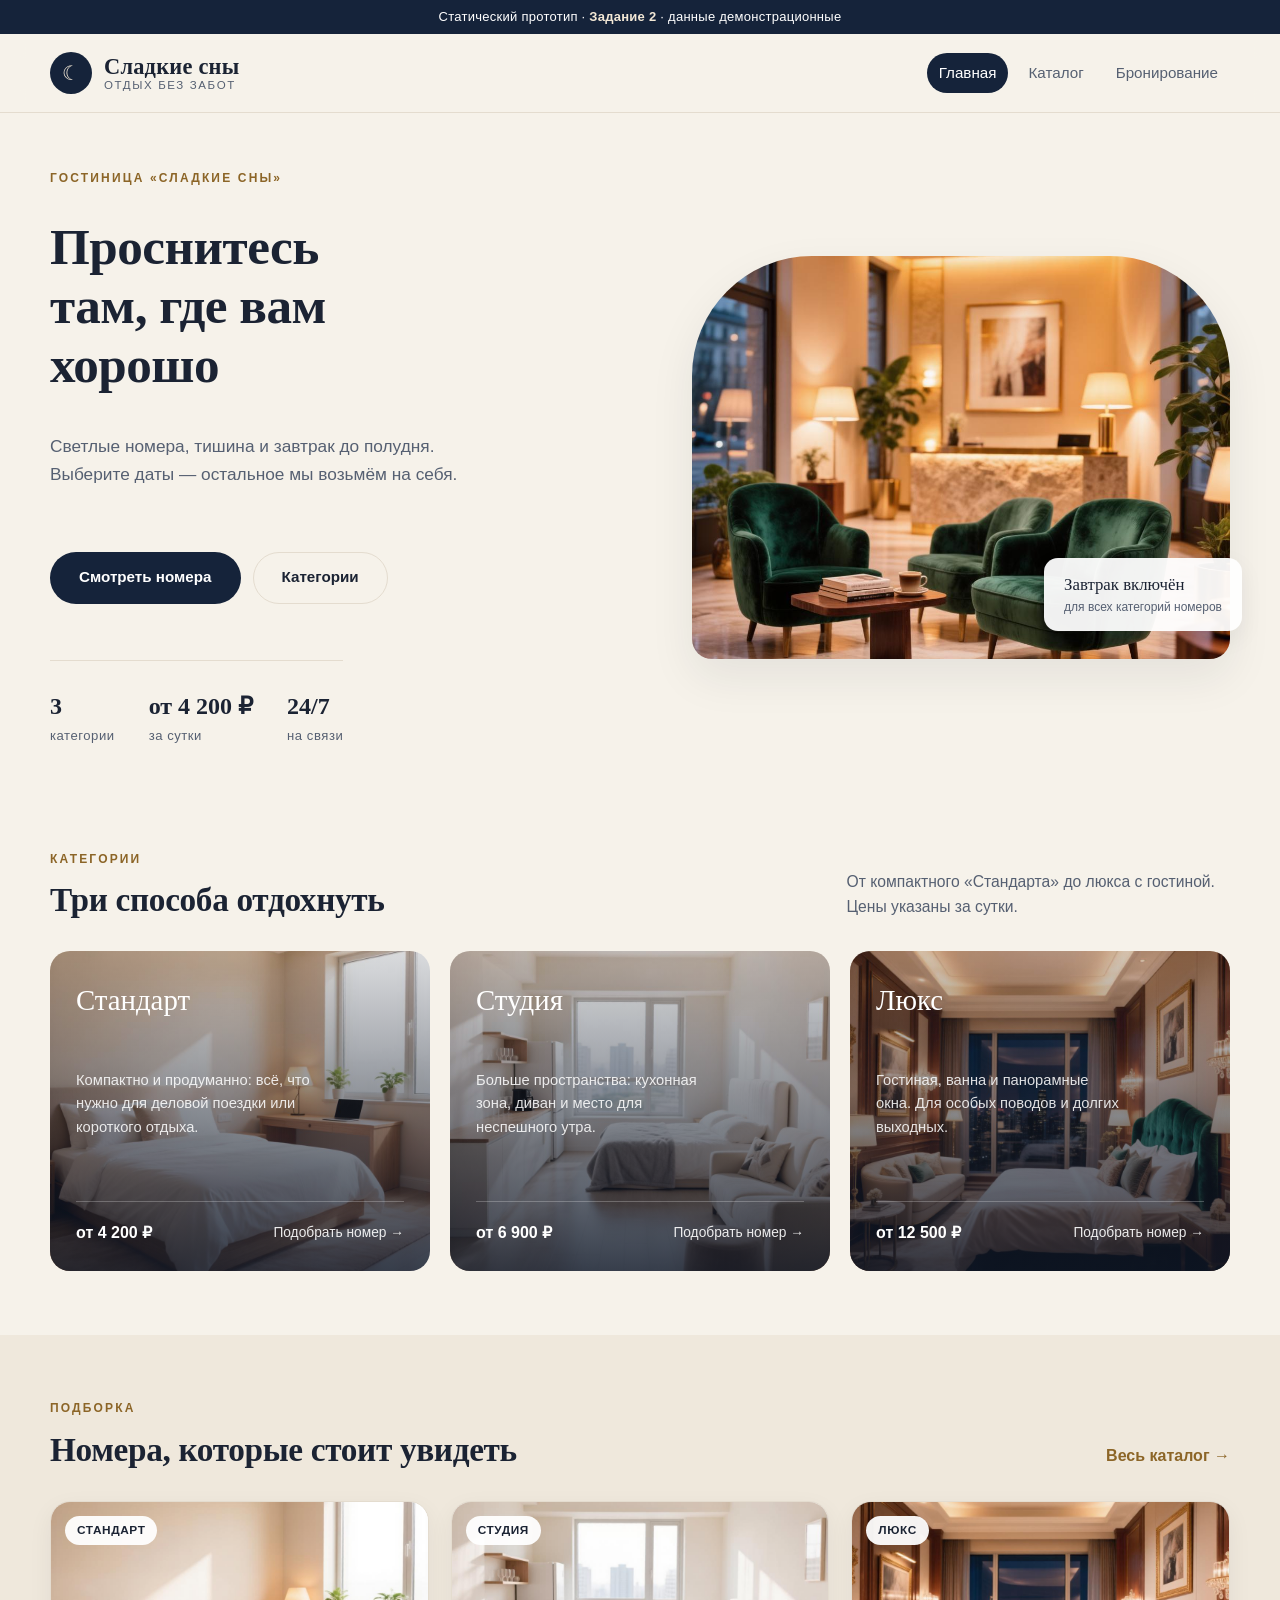
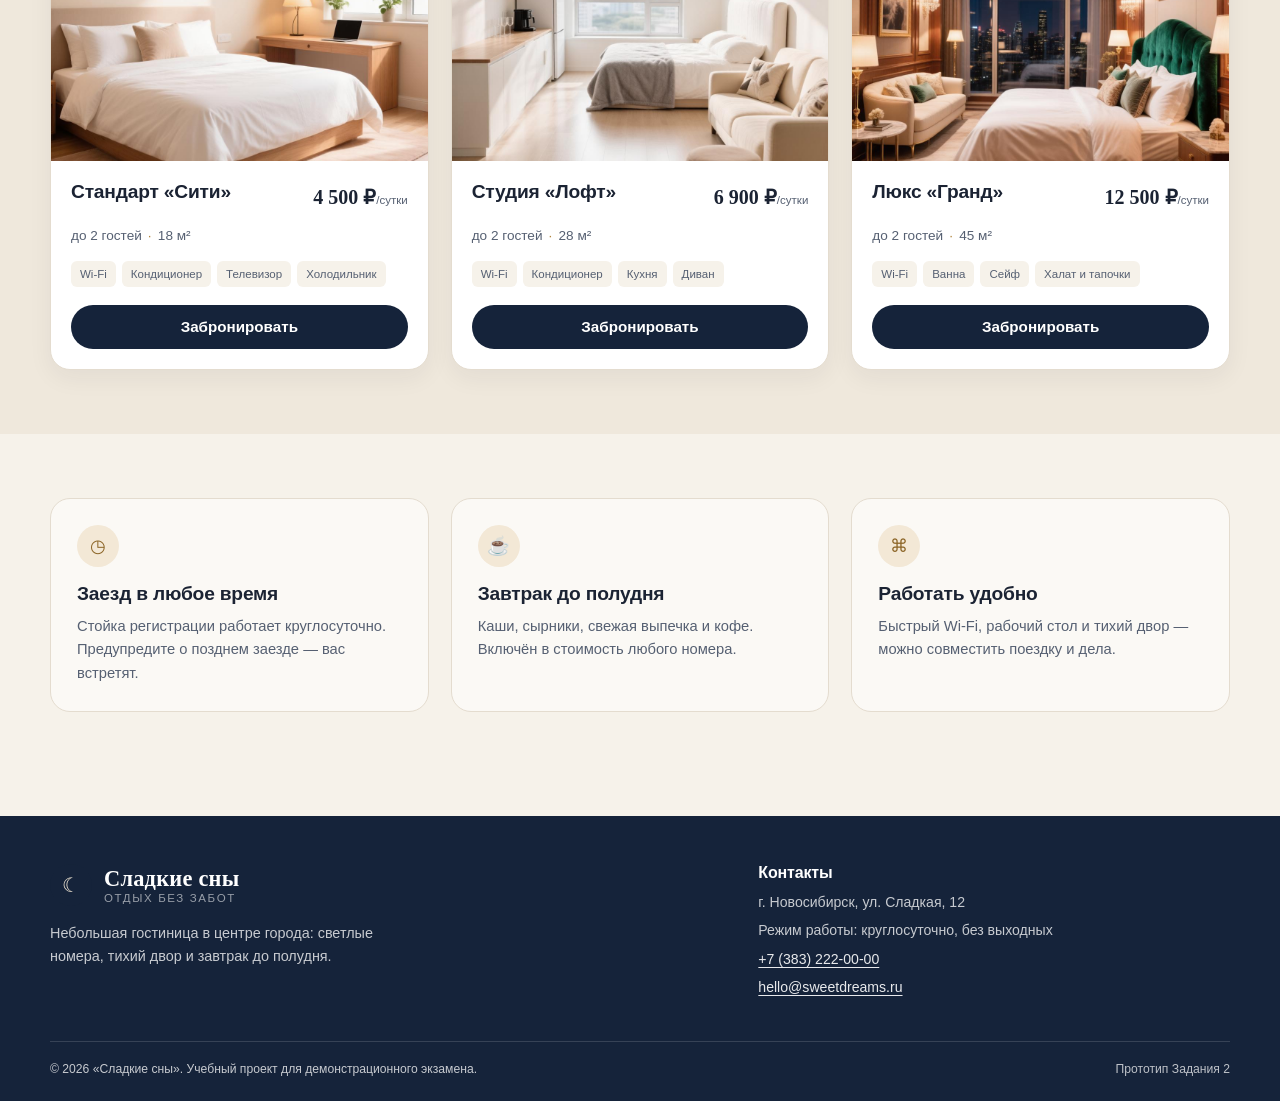
<file: prototypes/index.html>
<!doctype html>
<html lang="ru">
<head>
    <meta charset="utf-8">
    <meta name="viewport" content="width=device-width, initial-scale=1">
    <title>Сладкие сны — прототип главной страницы</title>
    <link rel="stylesheet" href="assets/css/style.css">
    <link rel="stylesheet" href="prototype.css">
</head>
<body>
<div class="prototype-bar">Статический прототип · <strong>Задание 2</strong> · данные демонстрационные</div>

<header class="site-header">
    <div class="container header-inner">
        <a class="brand" href="index.html">
            <span class="brand-mark" aria-hidden="true">☾</span>
            <span class="brand-text">
                <strong>Сладкие сны</strong>
                <small>отдых без забот</small>
            </span>
        </a>

        <nav class="main-nav" aria-label="Основная навигация">
            <a href="index.html" class="nav-link is-active">Главная</a>
            <a href="catalog.html" class="nav-link">Каталог</a>
            <a href="booking.html" class="nav-link">Бронирование</a>
        </nav>
    </div>
</header>

<main>
    <section class="hero">
        <div class="container hero-inner">
            <div class="hero-copy">
                <p class="eyebrow">Гостиница «Сладкие сны»</p>
                <h1>Проснитесь там, где вам хорошо</h1>
                <p class="hero-lead">
                    Светлые номера, тишина и завтрак до полудня. Выберите даты — остальное мы возьмём на себя.
                </p>
                <div class="hero-actions">
                    <a class="btn btn-primary btn-large" href="catalog.html">Смотреть номера</a>
                    <a class="btn btn-ghost btn-large" href="#categories">Категории</a>
                </div>
                <ul class="hero-facts">
                    <li><strong>3</strong><span>категории</span></li>
                    <li><strong>от 4 200 ₽</strong><span>за сутки</span></li>
                    <li><strong>24/7</strong><span>на связи</span></li>
                </ul>
            </div>

            <div class="hero-media">
                <img src="assets/img/hero.jpg" alt="Холл гостиницы «Сладкие сны»" width="960" height="720">
                <div class="hero-note">
                    Завтрак включён
                    <small>для всех категорий номеров</small>
                </div>
            </div>
        </div>
    </section>

    <section class="section" id="categories">
        <div class="container">
            <div class="section-head">
                <div>
                    <p class="eyebrow">Категории</p>
                    <h2>Три способа отдохнуть</h2>
                </div>
                <p class="section-lead">От компактного «Стандарта» до люкса с гостиной. Цены указаны за сутки.</p>
            </div>

            <div class="category-grid">
                <a class="category-card category-standard" href="catalog.html?category=standard">
                    <span class="category-name">Стандарт</span>
                    <span class="category-text">Компактно и продуманно: всё, что нужно для деловой поездки или короткого отдыха.</span>
                    <span class="category-bottom">
                        <span class="category-price">от 4 200 ₽</span>
                        <span class="category-link">Подобрать номер →</span>
                    </span>
                </a>
                <a class="category-card category-studio" href="catalog.html?category=studio">
                    <span class="category-name">Студия</span>
                    <span class="category-text">Больше пространства: кухонная зона, диван и место для неспешного утра.</span>
                    <span class="category-bottom">
                        <span class="category-price">от 6 900 ₽</span>
                        <span class="category-link">Подобрать номер →</span>
                    </span>
                </a>
                <a class="category-card category-lux" href="catalog.html?category=lux">
                    <span class="category-name">Люкс</span>
                    <span class="category-text">Гостиная, ванна и панорамные окна. Для особых поводов и долгих выходных.</span>
                    <span class="category-bottom">
                        <span class="category-price">от 12 500 ₽</span>
                        <span class="category-link">Подобрать номер →</span>
                    </span>
                </a>
            </div>
        </div>
    </section>

    <section class="section section-muted">
        <div class="container">
            <div class="section-head">
                <div>
                    <p class="eyebrow">Подборка</p>
                    <h2>Номера, которые стоит увидеть</h2>
                </div>
                <a class="link-arrow" href="catalog.html">Весь каталог →</a>
            </div>

            <div class="room-grid">
                <article class="room-card">
                    <div class="room-media">
                        <img src="assets/img/standard.jpg" alt="Стандарт «Сити»" loading="lazy" width="640" height="420">
                        <span class="room-badge">Стандарт</span>
                    </div>
                    <div class="room-body">
                        <div class="room-top">
                            <h3>Стандарт «Сити»</h3>
                            <p class="room-price">4 500 ₽<span>/сутки</span></p>
                        </div>
                        <ul class="room-meta">
                            <li>до 2 гостей</li>
                            <li>18 м²</li>
                        </ul>
                        <ul class="room-amenities">
                            <li>Wi-Fi</li>
                            <li>Кондиционер</li>
                            <li>Телевизор</li>
                            <li>Холодильник</li>
                        </ul>
                        <a class="btn btn-primary btn-block" href="booking.html?room=standard">Забронировать</a>
                    </div>
                </article>

                <article class="room-card">
                    <div class="room-media">
                        <img src="assets/img/studio.jpg" alt="Студия «Лофт»" loading="lazy" width="640" height="420">
                        <span class="room-badge">Студия</span>
                    </div>
                    <div class="room-body">
                        <div class="room-top">
                            <h3>Студия «Лофт»</h3>
                            <p class="room-price">6 900 ₽<span>/сутки</span></p>
                        </div>
                        <ul class="room-meta">
                            <li>до 2 гостей</li>
                            <li>28 м²</li>
                        </ul>
                        <ul class="room-amenities">
                            <li>Wi-Fi</li>
                            <li>Кондиционер</li>
                            <li>Кухня</li>
                            <li>Диван</li>
                        </ul>
                        <a class="btn btn-primary btn-block" href="booking.html?room=studio">Забронировать</a>
                    </div>
                </article>

                <article class="room-card">
                    <div class="room-media">
                        <img src="assets/img/lux.jpg" alt="Люкс «Гранд»" loading="lazy" width="640" height="420">
                        <span class="room-badge">Люкс</span>
                    </div>
                    <div class="room-body">
                        <div class="room-top">
                            <h3>Люкс «Гранд»</h3>
                            <p class="room-price">12 500 ₽<span>/сутки</span></p>
                        </div>
                        <ul class="room-meta">
                            <li>до 2 гостей</li>
                            <li>45 м²</li>
                        </ul>
                        <ul class="room-amenities">
                            <li>Wi-Fi</li>
                            <li>Ванна</li>
                            <li>Сейф</li>
                            <li>Халат и тапочки</li>
                        </ul>
                        <a class="btn btn-primary btn-block" href="booking.html?room=lux">Забронировать</a>
                    </div>
                </article>
            </div>
        </div>
    </section>

    <section class="section">
        <div class="container benefits-grid">
            <article class="benefit">
                <span class="benefit-icon" aria-hidden="true">◷</span>
                <h3>Заезд в любое время</h3>
                <p>Стойка регистрации работает круглосуточно. Предупредите о позднем заезде — вас встретят.</p>
            </article>
            <article class="benefit">
                <span class="benefit-icon" aria-hidden="true">☕</span>
                <h3>Завтрак до полудня</h3>
                <p>Каши, сырники, свежая выпечка и кофе. Включён в стоимость любого номера.</p>
            </article>
            <article class="benefit">
                <span class="benefit-icon" aria-hidden="true">⌘</span>
                <h3>Работать удобно</h3>
                <p>Быстрый Wi-Fi, рабочий стол и тихий двор — можно совместить поездку и дела.</p>
            </article>
        </div>
    </section>
</main>

<footer class="site-footer">
    <div class="container footer-grid">
        <div class="footer-about">
            <a class="brand brand-footer" href="index.html">
                <span class="brand-mark" aria-hidden="true">☾</span>
                <span class="brand-text">
                    <strong>Сладкие сны</strong>
                    <small>отдых без забот</small>
                </span>
            </a>
            <p>Небольшая гостиница в центре города: светлые номера, тихий двор и завтрак до полудня.</p>
        </div>

        <div class="footer-contacts">
            <h3>Контакты</h3>
            <p>г. Новосибирск, ул. Сладкая, 12</p>
            <p>Режим работы: круглосуточно, без выходных</p>
            <p><a href="tel:+73832220000">+7 (383) 222-00-00</a></p>
            <p><a href="mailto:hello@sweetdreams.ru">hello@sweetdreams.ru</a></p>
        </div>
    </div>
    <div class="container footer-bottom">
        <span>© 2026 «Сладкие сны». Учебный проект для демонстрационного экзамена.</span>
        <a href="catalog.html">Прототип Задания 2</a>
    </div>
</footer>

<script src="prototype.js"></script>
</body>
</html>
</file>
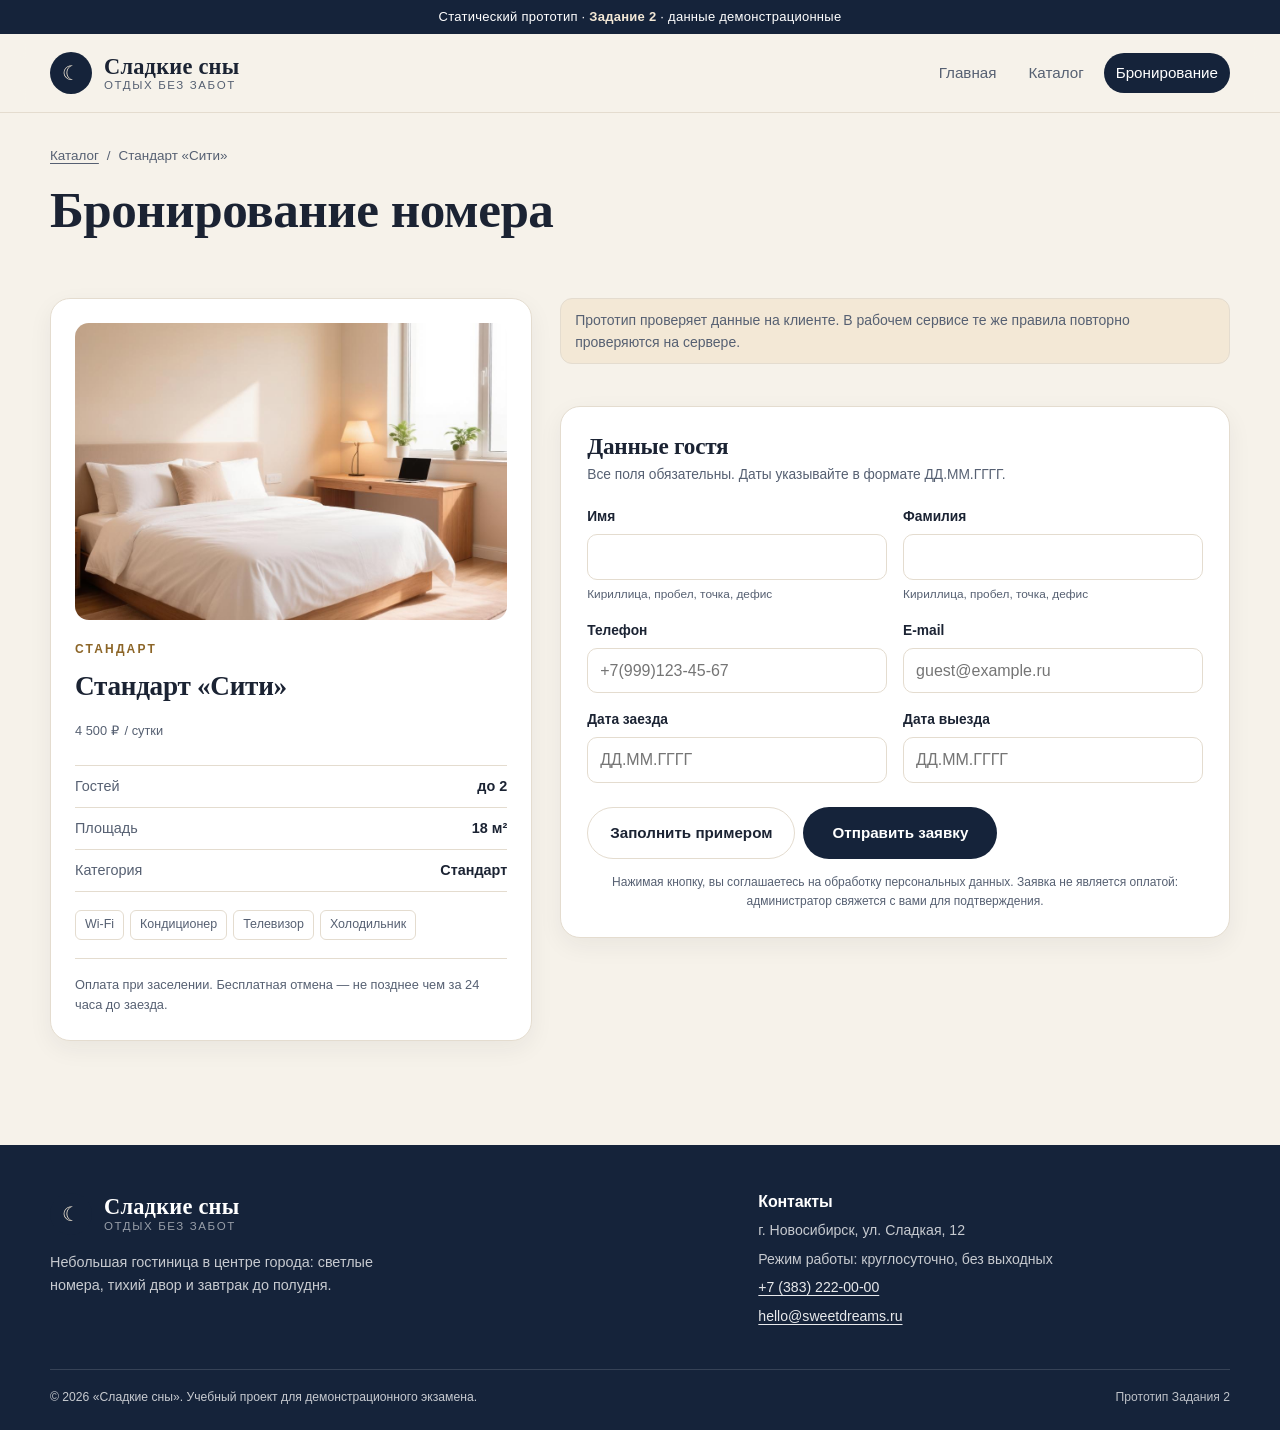
<file: prototypes/booking.html>
<!doctype html>
<html lang="ru">
<head>
    <meta charset="utf-8">
    <meta name="viewport" content="width=device-width, initial-scale=1">
    <title>Сладкие сны — прототип бронирования</title>
    <link rel="stylesheet" href="assets/css/style.css">
    <link rel="stylesheet" href="prototype.css">
</head>
<body>
<div class="prototype-bar">Статический прототип · <strong>Задание 2</strong> · данные демонстрационные</div>

<header class="site-header">
    <div class="container header-inner">
        <a class="brand" href="index.html">
            <span class="brand-mark" aria-hidden="true">☾</span>
            <span class="brand-text">
                <strong>Сладкие сны</strong>
                <small>отдых без забот</small>
            </span>
        </a>

        <nav class="main-nav" aria-label="Основная навигация">
            <a href="index.html" class="nav-link">Главная</a>
            <a href="catalog.html" class="nav-link">Каталог</a>
            <a href="booking.html" class="nav-link is-active">Бронирование</a>
        </nav>
    </div>
</header>

<main>
    <section class="page-head page-head-compact">
        <div class="container">
            <nav class="breadcrumbs" aria-label="Хлебные крошки">
                <a href="catalog.html">Каталог</a>
                <span aria-hidden="true">/</span>
                <span id="breadcrumb-room">Стандарт «Сити»</span>
            </nav>
            <h1>Бронирование номера</h1>
        </div>
    </section>

    <section class="section section-tight">
        <div class="container booking-layout">
            <aside class="booking-summary">
                <img class="summary-image" id="room-image" src="assets/img/standard.jpg" alt="Стандарт «Сити»" width="640" height="420">
                <p class="eyebrow" id="room-category">Стандарт</p>
                <h2 id="room-title">Стандарт «Сити»</h2>
                <p class="summary-price"><span id="room-price">4 500 ₽</span> <span>/ сутки</span></p>

                <ul class="summary-list">
                    <li><span>Гостей</span><strong id="room-capacity">до 2</strong></li>
                    <li><span>Площадь</span><strong id="room-area">18 м²</strong></li>
                    <li><span>Категория</span><strong id="room-category-2">Стандарт</strong></li>
                </ul>

                <ul class="room-amenities room-amenities-wide" id="room-amenities">
                    <li>Wi-Fi</li>
                    <li>Кондиционер</li>
                    <li>Телевизор</li>
                    <li>Холодильник</li>
                </ul>

                <p class="summary-note">Оплата при заселении. Бесплатная отмена — не позднее чем за 24 часа до заезда.</p>
            </aside>

            <div class="booking-main">
                <div class="alert alert-error" id="form-alert" role="alert" hidden>
                    Проверьте отмеченные поля — заявка не отправлена.
                </div>

                <p class="prototype-note">
                    Прототип проверяет данные на клиенте. В рабочем сервисе те же правила повторно проверяются на сервере.
                </p>

                <form class="booking-form" id="booking-form" novalidate>
                    <div class="form-head">
                        <h2>Данные гостя</h2>
                        <p>Все поля обязательны. Даты указывайте в формате ДД.ММ.ГГГГ.</p>
                    </div>

                    <div class="field-row">
                        <div class="field" data-field="first_name">
                            <label for="first_name">Имя</label>
                            <input id="first_name" name="first_name" type="text" autocomplete="given-name" required>
                            <p class="field-hint">Кириллица, пробел, точка, дефис</p>
                            <p class="field-error" data-error hidden></p>
                        </div>

                        <div class="field" data-field="last_name">
                            <label for="last_name">Фамилия</label>
                            <input id="last_name" name="last_name" type="text" autocomplete="family-name" required>
                            <p class="field-hint">Кириллица, пробел, точка, дефис</p>
                            <p class="field-error" data-error hidden></p>
                        </div>
                    </div>

                    <div class="field-row">
                        <div class="field" data-field="phone">
                            <label for="phone">Телефон</label>
                            <input id="phone" name="phone" type="tel" placeholder="+7(999)123-45-67" autocomplete="tel" inputmode="tel" required>
                            <p class="field-error" data-error hidden></p>
                        </div>

                        <div class="field" data-field="email">
                            <label for="email">E-mail</label>
                            <input id="email" name="email" type="email" placeholder="guest@example.ru" autocomplete="email" inputmode="email" required>
                            <p class="field-error" data-error hidden></p>
                        </div>
                    </div>

                    <div class="field-row">
                        <div class="field" data-field="check_in">
                            <label for="check_in">Дата заезда</label>
                            <input id="check_in" name="check_in" type="text" placeholder="ДД.ММ.ГГГГ" inputmode="numeric" autocomplete="off" required>
                            <p class="field-error" data-error hidden></p>
                        </div>

                        <div class="field" data-field="check_out">
                            <label for="check_out">Дата выезда</label>
                            <input id="check_out" name="check_out" type="text" placeholder="ДД.ММ.ГГГГ" inputmode="numeric" autocomplete="off" required>
                            <p class="field-error" data-error hidden></p>
                        </div>
                    </div>

                    <div class="booking-total" id="booking-total" hidden>
                        <span id="nights-label">0 ночей</span>
                        <strong id="total-value">0 ₽</strong>
                    </div>

                    <div class="prototype-actions">
                        <button class="btn btn-ghost" type="button" id="demo-fill">Заполнить примером</button>
                        <button class="btn btn-primary btn-large" type="submit">Отправить заявку</button>
                    </div>

                    <p class="form-note">
                        Нажимая кнопку, вы соглашаетесь на обработку персональных данных.
                        Заявка не является оплатой: администратор свяжется с вами для подтверждения.
                    </p>
                </form>

                <section class="success-card" id="success-card" hidden>
                    <span class="success-icon" aria-hidden="true">✓</span>
                    <p class="eyebrow">Готово</p>
                    <h1>Заявка отправлена</h1>
                    <p class="success-lead">
                        Спасибо, <strong id="success-name">гость</strong>! Администратор проверит данные
                        и свяжется с вами по телефону <strong id="success-phone">+7(999)123-45-67</strong>.
                    </p>

                    <dl class="success-details">
                        <div><dt>Номер</dt><dd id="success-room">Стандарт «Сити»</dd></div>
                        <div><dt>Заезд</dt><dd id="success-checkin">—</dd></div>
                        <div><dt>Выезд</dt><dd id="success-checkout">—</dd></div>
                        <div><dt>Статус</dt><dd><span class="status status-new">Новая</span></dd></div>
                    </dl>

                    <div class="success-actions">
                        <a class="btn btn-primary" href="catalog.html">Вернуться в каталог</a>
                        <a class="btn btn-ghost" href="index.html">На главную</a>
                    </div>
                </section>
            </div>
        </div>
    </section>
</main>

<footer class="site-footer">
    <div class="container footer-grid">
        <div class="footer-about">
            <a class="brand brand-footer" href="index.html">
                <span class="brand-mark" aria-hidden="true">☾</span>
                <span class="brand-text">
                    <strong>Сладкие сны</strong>
                    <small>отдых без забот</small>
                </span>
            </a>
            <p>Небольшая гостиница в центре города: светлые номера, тихий двор и завтрак до полудня.</p>
        </div>

        <div class="footer-contacts">
            <h3>Контакты</h3>
            <p>г. Новосибирск, ул. Сладкая, 12</p>
            <p>Режим работы: круглосуточно, без выходных</p>
            <p><a href="tel:+73832220000">+7 (383) 222-00-00</a></p>
            <p><a href="mailto:hello@sweetdreams.ru">hello@sweetdreams.ru</a></p>
        </div>
    </div>
    <div class="container footer-bottom">
        <span>© 2026 «Сладкие сны». Учебный проект для демонстрационного экзамена.</span>
        <a href="index.html">Прототип Задания 2</a>
    </div>
</footer>

<script src="prototype.js"></script>
</body>
</html>
</file>
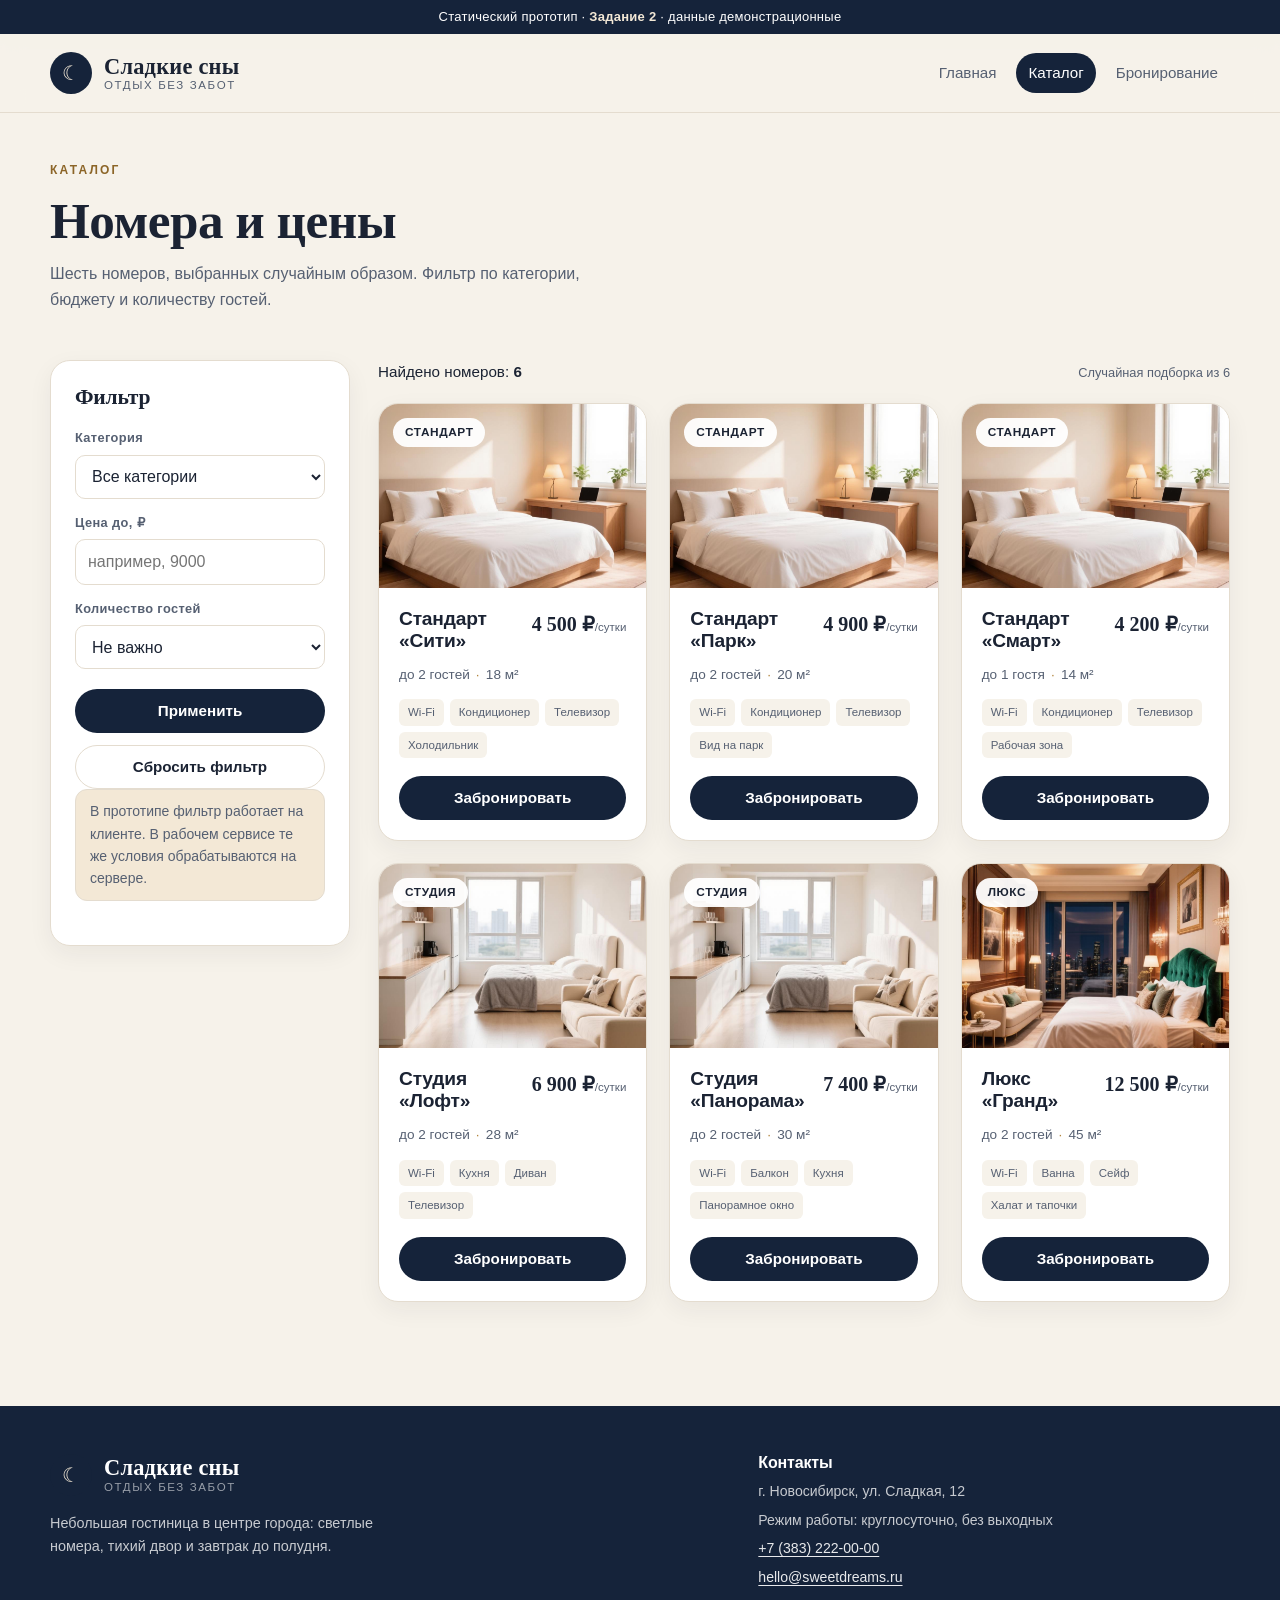
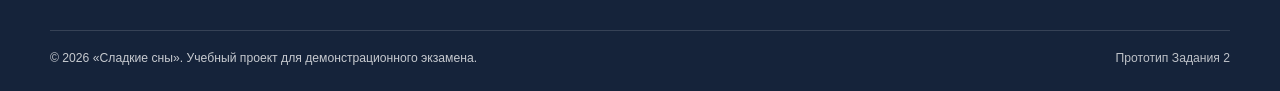
<file: prototypes/catalog.html>
<!doctype html>
<html lang="ru">
<head>
    <meta charset="utf-8">
    <meta name="viewport" content="width=device-width, initial-scale=1">
    <title>Сладкие сны — прототип каталога</title>
    <link rel="stylesheet" href="assets/css/style.css">
    <link rel="stylesheet" href="prototype.css">
</head>
<body>
<div class="prototype-bar">Статический прототип · <strong>Задание 2</strong> · данные демонстрационные</div>

<header class="site-header">
    <div class="container header-inner">
        <a class="brand" href="index.html">
            <span class="brand-mark" aria-hidden="true">☾</span>
            <span class="brand-text">
                <strong>Сладкие сны</strong>
                <small>отдых без забот</small>
            </span>
        </a>

        <nav class="main-nav" aria-label="Основная навигация">
            <a href="index.html" class="nav-link">Главная</a>
            <a href="catalog.html" class="nav-link is-active">Каталог</a>
            <a href="booking.html" class="nav-link">Бронирование</a>
        </nav>
    </div>
</header>

<main>
    <section class="page-head">
        <div class="container">
            <p class="eyebrow">Каталог</p>
            <h1>Номера и цены</h1>
            <p class="page-lead">Шесть номеров, выбранных случайным образом. Фильтр по категории, бюджету и количеству гостей.</p>
        </div>
    </section>

    <section class="section section-tight">
        <div class="container catalog-layout">
            <form class="filter-card" id="catalog-filter" aria-label="Фильтр номеров">
                <h2>Фильтр</h2>

                <label class="filter-field">
                    <span>Категория</span>
                    <select name="category" id="filter-category">
                        <option value="">Все категории</option>
                        <option value="standard">Стандарт</option>
                        <option value="studio">Студия</option>
                        <option value="lux">Люкс</option>
                    </select>
                </label>

                <label class="filter-field">
                    <span>Цена до, ₽</span>
                    <input type="number" name="price_max" id="filter-price" min="0" step="100" placeholder="например, 9000">
                </label>

                <label class="filter-field">
                    <span>Количество гостей</span>
                    <select name="capacity" id="filter-capacity">
                        <option value="">Не важно</option>
                        <option value="1">от 1</option>
                        <option value="2">от 2</option>
                        <option value="3">от 3</option>
                        <option value="4">от 4</option>
                    </select>
                </label>

                <div class="filter-actions">
                    <button class="btn btn-primary" type="submit">Применить</button>
                    <button class="btn btn-ghost" type="button" id="filter-reset">Сбросить фильтр</button>
                </div>

                <p class="prototype-note">В прототипе фильтр работает на клиенте. В рабочем сервисе те же условия обрабатываются на сервере.</p>
            </form>

            <div class="catalog-results">
                <div class="results-head">
                    <p>Найдено номеров: <strong id="results-count">6</strong></p>
                    <span class="hint" id="results-hint">Случайная подборка из 6</span>
                </div>

                <div class="room-grid" id="room-grid">
                    <article class="room-card" data-category="standard" data-price="4500" data-capacity="2">
                        <div class="room-media">
                            <img src="assets/img/standard.jpg" alt="Стандарт «Сити»" loading="lazy" width="640" height="420">
                            <span class="room-badge">Стандарт</span>
                        </div>
                        <div class="room-body">
                            <div class="room-top">
                                <h3>Стандарт «Сити»</h3>
                                <p class="room-price">4 500 ₽<span>/сутки</span></p>
                            </div>
                            <ul class="room-meta"><li>до 2 гостей</li><li>18 м²</li></ul>
                            <ul class="room-amenities"><li>Wi-Fi</li><li>Кондиционер</li><li>Телевизор</li><li>Холодильник</li></ul>
                            <a class="btn btn-primary btn-block" href="booking.html?room=standard">Забронировать</a>
                        </div>
                    </article>

                    <article class="room-card" data-category="standard" data-price="4900" data-capacity="2">
                        <div class="room-media">
                            <img src="assets/img/standard.jpg" alt="Стандарт «Парк»" loading="lazy" width="640" height="420">
                            <span class="room-badge">Стандарт</span>
                        </div>
                        <div class="room-body">
                            <div class="room-top">
                                <h3>Стандарт «Парк»</h3>
                                <p class="room-price">4 900 ₽<span>/сутки</span></p>
                            </div>
                            <ul class="room-meta"><li>до 2 гостей</li><li>20 м²</li></ul>
                            <ul class="room-amenities"><li>Wi-Fi</li><li>Кондиционер</li><li>Телевизор</li><li>Вид на парк</li></ul>
                            <a class="btn btn-primary btn-block" href="booking.html?room=standard">Забронировать</a>
                        </div>
                    </article>

                    <article class="room-card" data-category="standard" data-price="4200" data-capacity="1">
                        <div class="room-media">
                            <img src="assets/img/standard.jpg" alt="Стандарт «Смарт»" loading="lazy" width="640" height="420">
                            <span class="room-badge">Стандарт</span>
                        </div>
                        <div class="room-body">
                            <div class="room-top">
                                <h3>Стандарт «Смарт»</h3>
                                <p class="room-price">4 200 ₽<span>/сутки</span></p>
                            </div>
                            <ul class="room-meta"><li>до 1 гостя</li><li>14 м²</li></ul>
                            <ul class="room-amenities"><li>Wi-Fi</li><li>Кондиционер</li><li>Телевизор</li><li>Рабочая зона</li></ul>
                            <a class="btn btn-primary btn-block" href="booking.html?room=standard">Забронировать</a>
                        </div>
                    </article>

                    <article class="room-card" data-category="studio" data-price="6900" data-capacity="2">
                        <div class="room-media">
                            <img src="assets/img/studio.jpg" alt="Студия «Лофт»" loading="lazy" width="640" height="420">
                            <span class="room-badge">Студия</span>
                        </div>
                        <div class="room-body">
                            <div class="room-top">
                                <h3>Студия «Лофт»</h3>
                                <p class="room-price">6 900 ₽<span>/сутки</span></p>
                            </div>
                            <ul class="room-meta"><li>до 2 гостей</li><li>28 м²</li></ul>
                            <ul class="room-amenities"><li>Wi-Fi</li><li>Кухня</li><li>Диван</li><li>Телевизор</li></ul>
                            <a class="btn btn-primary btn-block" href="booking.html?room=studio">Забронировать</a>
                        </div>
                    </article>

                    <article class="room-card" data-category="studio" data-price="7400" data-capacity="2">
                        <div class="room-media">
                            <img src="assets/img/studio.jpg" alt="Студия «Панорама»" loading="lazy" width="640" height="420">
                            <span class="room-badge">Студия</span>
                        </div>
                        <div class="room-body">
                            <div class="room-top">
                                <h3>Студия «Панорама»</h3>
                                <p class="room-price">7 400 ₽<span>/сутки</span></p>
                            </div>
                            <ul class="room-meta"><li>до 2 гостей</li><li>30 м²</li></ul>
                            <ul class="room-amenities"><li>Wi-Fi</li><li>Балкон</li><li>Кухня</li><li>Панорамное окно</li></ul>
                            <a class="btn btn-primary btn-block" href="booking.html?room=studio">Забронировать</a>
                        </div>
                    </article>

                    <article class="room-card" data-category="lux" data-price="12500" data-capacity="2">
                        <div class="room-media">
                            <img src="assets/img/lux.jpg" alt="Люкс «Гранд»" loading="lazy" width="640" height="420">
                            <span class="room-badge">Люкс</span>
                        </div>
                        <div class="room-body">
                            <div class="room-top">
                                <h3>Люкс «Гранд»</h3>
                                <p class="room-price">12 500 ₽<span>/сутки</span></p>
                            </div>
                            <ul class="room-meta"><li>до 2 гостей</li><li>45 м²</li></ul>
                            <ul class="room-amenities"><li>Wi-Fi</li><li>Ванна</li><li>Сейф</li><li>Халат и тапочки</li></ul>
                            <a class="btn btn-primary btn-block" href="booking.html?room=lux">Забронировать</a>
                        </div>
                    </article>
                </div>

                <div class="empty-state" id="empty-state" hidden>
                    <h2>Ничего не нашлось</h2>
                    <p>Попробуйте увеличить бюджет или выбрать другую категорию — в гостинице точно есть свободные номера.</p>
                    <button class="btn btn-primary" type="button" id="empty-reset">Сбросить фильтр</button>
                </div>
            </div>
        </div>
    </section>
</main>

<footer class="site-footer">
    <div class="container footer-grid">
        <div class="footer-about">
            <a class="brand brand-footer" href="index.html">
                <span class="brand-mark" aria-hidden="true">☾</span>
                <span class="brand-text">
                    <strong>Сладкие сны</strong>
                    <small>отдых без забот</small>
                </span>
            </a>
            <p>Небольшая гостиница в центре города: светлые номера, тихий двор и завтрак до полудня.</p>
        </div>

        <div class="footer-contacts">
            <h3>Контакты</h3>
            <p>г. Новосибирск, ул. Сладкая, 12</p>
            <p>Режим работы: круглосуточно, без выходных</p>
            <p><a href="tel:+73832220000">+7 (383) 222-00-00</a></p>
            <p><a href="mailto:hello@sweetdreams.ru">hello@sweetdreams.ru</a></p>
        </div>
    </div>
    <div class="container footer-bottom">
        <span>© 2026 «Сладкие сны». Учебный проект для демонстрационного экзамена.</span>
        <a href="index.html">Прототип Задания 2</a>
    </div>
</footer>

<script src="prototype.js"></script>
</body>
</html>
</file>
<file: prototypes/assets/css/style.css>
:root {
    --ink: #1b2333;
    --ink-soft: #566072;
    --paper: #f6f2ea;
    --paper-deep: #efe8dc;
    --card: #ffffff;
    --line: #e4dccf;
    --gold: #b3863f;
    --gold-dark: #8c6527;
    --gold-soft: #f3e8d6;
    --navy: #15233a;
    --success: #2f7d5b;
    --success-soft: #e6f3ec;
    --danger: #b14742;
    --danger-soft: #fbeae8;
    --shadow: 0 18px 45px rgba(27, 35, 51, 0.08);
    --shadow-soft: 0 8px 24px rgba(27, 35, 51, 0.06);
    --radius: 20px;
    --radius-sm: 12px;
    --container: 1180px;
    --font-body: "Segoe UI", "Inter", "Helvetica Neue", Arial, sans-serif;
    --font-display: "Iowan Old Style", "Palatino Linotype", "Book Antiqua", Georgia, serif;
}

*,
*::before,
*::after {
    box-sizing: border-box;
}

[hidden] {
    display: none !important;
}

html {
    scroll-behavior: smooth;
}

body {
    margin: 0;
    color: var(--ink);
    background: var(--paper);
    font-family: var(--font-body);
    font-size: 16px;
    line-height: 1.6;
    -webkit-font-smoothing: antialiased;
}

img {
    display: block;
    max-width: 100%;
    height: auto;
}

a {
    color: var(--gold-dark);
    text-decoration: none;
}

a:hover {
    color: var(--ink);
}

h1, h2, h3 {
    margin: 0 0 0.5em;
    font-family: var(--font-display);
    font-weight: 600;
    line-height: 1.15;
    letter-spacing: -0.01em;
}

h1 {
    font-size: clamp(2rem, 4vw, 3.25rem);
}

h2 {
    font-size: clamp(1.6rem, 2.6vw, 2.25rem);
}

h3 {
    font-size: 1.2rem;
    font-family: var(--font-body);
    font-weight: 650;
}

p {
    margin: 0 0 1em;
}

ul {
    margin: 0;
    padding: 0;
    list-style: none;
}

button,
input,
select {
    font: inherit;
    color: inherit;
}

.container {
    width: min(100% - 40px, var(--container));
    margin-inline: auto;
}

.narrow {
    max-width: 760px;
}

.skip-link {
    position: absolute;
    left: -999px;
    top: 12px;
    z-index: 100;
    padding: 10px 16px;
    background: var(--ink);
    color: #fff;
    border-radius: 8px;
}

.skip-link:focus {
    left: 12px;
    color: #fff;
}

/* Header */

.site-header {
    position: sticky;
    top: 0;
    z-index: 50;
    background: rgba(246, 242, 234, 0.92);
    backdrop-filter: blur(12px);
    border-bottom: 1px solid var(--line);
}

.header-inner {
    display: flex;
    align-items: center;
    justify-content: space-between;
    gap: 24px;
    min-height: 78px;
}

.brand {
    display: inline-flex;
    align-items: center;
    gap: 12px;
    color: var(--ink);
}

.brand:hover {
    color: var(--ink);
}

.brand-mark {
    display: grid;
    place-items: center;
    width: 42px;
    height: 42px;
    border-radius: 50%;
    background: var(--navy);
    color: var(--gold-soft);
    font-size: 1.25rem;
}

.brand-text {
    display: flex;
    flex-direction: column;
    line-height: 1.15;
}

.brand-text strong {
    font-family: var(--font-display);
    font-size: 1.4rem;
    font-weight: 600;
    letter-spacing: 0.01em;
}

.brand-text small {
    color: var(--ink-soft);
    font-size: 0.72rem;
    letter-spacing: 0.14em;
    text-transform: uppercase;
}

.main-nav {
    display: flex;
    align-items: center;
    gap: 8px;
    font-size: 0.95rem;
}

.main-nav a,
.nav-link {
    display: inline-block;
    padding: 8px 12px;
    border: 0;
    border-radius: 999px;
    background: none;
    color: var(--ink-soft);
    cursor: pointer;
}

.main-nav a:hover,
.nav-link:hover {
    background: rgba(21, 35, 58, 0.06);
    color: var(--ink);
}

.main-nav a.is-active {
    background: var(--navy);
    color: #fff;
}

.nav-form {
    display: inline-flex;
    margin: 0;
}

/* Alerts */

.flash-stack {
    padding-top: 20px;
}

.alert {
    padding: 14px 18px;
    border-radius: var(--radius-sm);
    border: 1px solid transparent;
    font-size: 0.95rem;
}

.alert + .alert {
    margin-top: 10px;
}

.alert-success {
    background: var(--success-soft);
    border-color: #bfe0cd;
    color: #1f5c42;
}

.alert-error {
    background: var(--danger-soft);
    border-color: #f0c7c3;
    color: #83302c;
}

/* Hero */

.site-main {
    min-height: 55vh;
}

.hero {
    padding: 56px 0 40px;
    overflow: hidden;
}

.hero-inner {
    display: grid;
    grid-template-columns: 1.05fr 0.95fr;
    gap: 48px;
    align-items: center;
}

.eyebrow {
    margin: 0 0 12px;
    color: var(--gold-dark);
    font-size: 0.75rem;
    font-weight: 700;
    letter-spacing: 0.18em;
    text-transform: uppercase;
}

.hero h1 {
    margin-bottom: 20px;
    max-width: 12ch;
}

.hero-lead {
    max-width: 46ch;
    color: var(--ink-soft);
    font-size: 1.08rem;
}

.hero-actions {
    display: flex;
    flex-wrap: wrap;
    gap: 12px;
    margin-top: 28px;
}

.hero-facts {
    display: flex;
    flex-wrap: wrap;
    gap: 34px;
    margin-top: 38px;
    padding-top: 26px;
    border-top: 1px solid var(--line);
}

.hero-facts li {
    display: flex;
    flex-direction: column;
}

.hero-facts strong {
    font-family: var(--font-display);
    font-size: 1.5rem;
    font-weight: 600;
}

.hero-facts span {
    color: var(--ink-soft);
    font-size: 0.82rem;
    letter-spacing: 0.04em;
}

.hero-media {
    position: relative;
}

.hero-media img {
    width: 100%;
    aspect-ratio: 4 / 3;
    object-fit: cover;
    border-radius: 120px 120px var(--radius) var(--radius);
    box-shadow: var(--shadow);
}

.hero-note {
    position: absolute;
    right: -12px;
    bottom: 28px;
    padding: 16px 20px;
    border-radius: 14px;
    background: rgba(255, 255, 255, 0.94);
    box-shadow: var(--shadow-soft);
    font-family: var(--font-display);
    font-size: 1.05rem;
    line-height: 1.3;
}

.hero-note small {
    display: block;
    margin-top: 4px;
    color: var(--ink-soft);
    font-family: var(--font-body);
    font-size: 0.75rem;
}

/* Buttons */

.btn {
    display: inline-flex;
    align-items: center;
    justify-content: center;
    gap: 8px;
    min-height: 44px;
    padding: 10px 22px;
    border: 1px solid transparent;
    border-radius: 999px;
    font-size: 0.95rem;
    font-weight: 600;
    line-height: 1.2;
    cursor: pointer;
    transition: background 0.18s ease, color 0.18s ease, border-color 0.18s ease, transform 0.18s ease;
}

.btn:hover {
    transform: translateY(-1px);
}

.btn-primary {
    background: var(--navy);
    color: #fff;
}

.btn-primary:hover {
    background: #213454;
    color: #fff;
}

.btn-ghost {
    background: transparent;
    border-color: var(--line);
    color: var(--ink);
}

.btn-ghost:hover {
    border-color: var(--gold);
    background: #fff;
    color: var(--ink);
}

.btn-large {
    min-height: 52px;
    padding: 14px 28px;
}

.btn-small {
    min-height: 34px;
    padding: 6px 12px;
    font-size: 0.82rem;
    font-weight: 600;
}

.btn-block {
    width: 100%;
}

.btn-success {
    background: var(--success);
    color: #fff;
}

.btn-success:hover {
    background: #256549;
    color: #fff;
}

.btn-danger-ghost {
    background: transparent;
    border-color: #eccac7;
    color: var(--danger);
}

.btn-danger-ghost:hover {
    background: var(--danger-soft);
    color: var(--danger);
}

/* Sections */

.section {
    padding: 64px 0;
}

.section-tight {
    padding: 40px 0 64px;
}

.section-muted {
    background: var(--paper-deep);
}

.section-head {
    display: flex;
    align-items: flex-end;
    justify-content: space-between;
    gap: 32px;
    margin-bottom: 32px;
}

.section-head h2 {
    margin-bottom: 0;
}

.section-lead {
    max-width: 44ch;
    margin: 0;
    color: var(--ink-soft);
    font-size: 0.98rem;
}

.link-arrow {
    white-space: nowrap;
    font-weight: 600;
}

/* Categories */

.category-grid {
    display: grid;
    grid-template-columns: repeat(3, 1fr);
    gap: 20px;
}

.category-card {
    position: relative;
    display: flex;
    flex-direction: column;
    justify-content: space-between;
    min-height: 320px;
    padding: 26px;
    border-radius: var(--radius);
    color: #fff;
    overflow: hidden;
    background-color: var(--navy);
    background-size: cover;
    background-position: center;
    isolation: isolate;
}

.category-card::before {
    content: "";
    position: absolute;
    inset: 0;
    z-index: -1;
    background: linear-gradient(180deg, rgba(15, 24, 40, 0.15) 0%, rgba(15, 24, 40, 0.82) 100%);
}

.category-standard {
    background-image: url("../img/standard.jpg");
}

.category-studio {
    background-image: url("../img/studio.jpg");
}

.category-lux {
    background-image: url("../img/lux.jpg");
}

.category-card:hover {
    color: #fff;
}

.category-name {
    font-family: var(--font-display);
    font-size: 1.8rem;
}

.category-text {
    margin-top: 10px;
    max-width: 30ch;
    color: rgba(255, 255, 255, 0.86);
    font-size: 0.92rem;
}

.category-bottom {
    display: flex;
    align-items: center;
    justify-content: space-between;
    gap: 16px;
    margin-top: 26px;
    padding-top: 18px;
    border-top: 1px solid rgba(255, 255, 255, 0.24);
}

.category-price {
    font-weight: 600;
}

.category-link {
    font-size: 0.86rem;
    opacity: 0.9;
}

/* Rooms */

.room-grid {
    display: grid;
    grid-template-columns: repeat(3, 1fr);
    gap: 22px;
}

.room-card {
    display: flex;
    flex-direction: column;
    background: var(--card);
    border: 1px solid var(--line);
    border-radius: var(--radius);
    overflow: hidden;
    box-shadow: var(--shadow-soft);
    transition: transform 0.2s ease, box-shadow 0.2s ease;
}

.room-card:hover {
    transform: translateY(-3px);
    box-shadow: var(--shadow);
}

.room-media {
    position: relative;
}

.room-media img {
    width: 100%;
    aspect-ratio: 16 / 11;
    object-fit: cover;
}

.room-badge {
    position: absolute;
    top: 14px;
    left: 14px;
    padding: 5px 12px;
    border-radius: 999px;
    background: rgba(255, 255, 255, 0.94);
    color: var(--ink);
    font-size: 0.74rem;
    font-weight: 700;
    letter-spacing: 0.05em;
    text-transform: uppercase;
}

.room-body {
    display: flex;
    flex: 1;
    flex-direction: column;
    padding: 20px;
}

.room-top {
    display: flex;
    align-items: flex-start;
    justify-content: space-between;
    gap: 12px;
}

.room-top h3 {
    margin: 0;
}

.room-price {
    flex-shrink: 0;
    margin: 0;
    font-family: var(--font-display);
    font-size: 1.25rem;
    font-weight: 600;
    white-space: nowrap;
}

.room-price span {
    color: var(--ink-soft);
    font-family: var(--font-body);
    font-size: 0.72rem;
    font-weight: 400;
}

.room-meta {
    display: flex;
    gap: 16px;
    margin: 12px 0 14px;
    color: var(--ink-soft);
    font-size: 0.85rem;
}

.room-meta li {
    position: relative;
}

.room-meta li + li::before {
    content: "·";
    position: absolute;
    left: -10px;
    color: var(--gold);
}

.room-amenities {
    display: flex;
    flex-wrap: wrap;
    gap: 6px;
    margin-bottom: 18px;
}

.room-amenities li {
    padding: 4px 9px;
    border-radius: 6px;
    background: var(--paper);
    color: var(--ink-soft);
    font-size: 0.72rem;
}

.room-amenities-wide li {
    background: #fff;
    border: 1px solid var(--line);
    font-size: 0.78rem;
}

.room-body .btn {
    margin-top: auto;
}

/* Benefits */

.benefits-grid {
    display: grid;
    grid-template-columns: repeat(3, 1fr);
    gap: 22px;
}

.benefit {
    padding: 26px;
    border: 1px solid var(--line);
    border-radius: var(--radius);
    background: rgba(255, 255, 255, 0.55);
}

.benefit-icon {
    display: grid;
    place-items: center;
    width: 42px;
    height: 42px;
    margin-bottom: 16px;
    border-radius: 50%;
    background: var(--gold-soft);
    color: var(--gold-dark);
    font-size: 1.15rem;
}

.benefit p {
    margin-bottom: 0;
    color: var(--ink-soft);
    font-size: 0.92rem;
}

/* Page heads */

.page-head {
    padding: 48px 0 8px;
}

.page-head-compact {
    padding-top: 32px;
}

.page-head h1 {
    margin-bottom: 10px;
}

.page-lead {
    max-width: 62ch;
    margin: 0;
    color: var(--ink-soft);
}

.breadcrumbs {
    display: flex;
    gap: 8px;
    margin-bottom: 14px;
    color: var(--ink-soft);
    font-size: 0.84rem;
}

.breadcrumbs a {
    color: var(--ink-soft);
    text-decoration: underline;
    text-underline-offset: 3px;
}

/* Catalog */

.catalog-layout {
    display: grid;
    grid-template-columns: 300px minmax(0, 1fr);
    gap: 28px;
    align-items: start;
}

.filter-card {
    position: sticky;
    top: 100px;
    padding: 24px;
    border: 1px solid var(--line);
    border-radius: var(--radius);
    background: var(--card);
    box-shadow: var(--shadow-soft);
}

.filter-card h2 {
    margin-bottom: 18px;
    font-size: 1.35rem;
}

.filter-field {
    display: block;
    margin-bottom: 14px;
}

.filter-field > span {
    display: block;
    margin-bottom: 6px;
    color: var(--ink-soft);
    font-size: 0.8rem;
    font-weight: 600;
    letter-spacing: 0.03em;
}

.filter-field select,
.filter-field input,
.field input {
    width: 100%;
    min-height: 44px;
    padding: 9px 12px;
    border: 1px solid var(--line);
    border-radius: 10px;
    background: #fff;
    outline: none;
    transition: border-color 0.16s ease, box-shadow 0.16s ease;
}

.filter-field select:focus,
.filter-field input:focus,
.field input:focus {
    border-color: var(--gold);
    box-shadow: 0 0 0 3px rgba(179, 134, 63, 0.16);
}

.filter-row {
    display: grid;
    grid-template-columns: 1fr 1fr;
    gap: 10px;
}

.filter-actions {
    display: flex;
    flex-direction: column;
    gap: 8px;
    margin-top: 20px;
}

.results-head {
    display: flex;
    align-items: baseline;
    justify-content: space-between;
    gap: 16px;
    margin-bottom: 18px;
}

.results-head p {
    margin: 0;
    font-size: 0.95rem;
}

.hint {
    color: var(--ink-soft);
    font-size: 0.8rem;
}

.empty-state {
    padding: 48px 28px;
    border: 1px dashed var(--line);
    border-radius: var(--radius);
    background: rgba(255, 255, 255, 0.6);
    text-align: center;
}

.empty-state h2 {
    margin-bottom: 8px;
    font-size: 1.5rem;
}

.empty-state p {
    max-width: 52ch;
    margin: 0 auto 18px;
    color: var(--ink-soft);
}

/* Booking */

.booking-layout {
    display: grid;
    grid-template-columns: minmax(0, 0.9fr) minmax(0, 1.25fr);
    gap: 28px;
    align-items: start;
}

.booking-summary {
    position: sticky;
    top: 100px;
    padding: 24px;
    border: 1px solid var(--line);
    border-radius: var(--radius);
    background: var(--card);
    box-shadow: var(--shadow-soft);
}

.summary-image {
    width: 100%;
    aspect-ratio: 16 / 11;
    object-fit: cover;
    margin-bottom: 20px;
    border-radius: 14px;
}

.booking-summary h2 {
    margin-bottom: 6px;
    font-size: 1.7rem;
}

.summary-price {
    margin-bottom: 18px;
    font-family: var(--font-display);
    font-size: 1.5rem;
    font-weight: 600;
}

.summary-price span {
    color: var(--ink-soft);
    font-family: var(--font-body);
    font-size: 0.8rem;
    font-weight: 400;
}

.summary-list {
    margin-bottom: 18px;
    border-top: 1px solid var(--line);
}

.summary-list li {
    display: flex;
    justify-content: space-between;
    gap: 16px;
    padding: 9px 0;
    border-bottom: 1px solid var(--line);
    font-size: 0.9rem;
}

.summary-list span {
    color: var(--ink-soft);
}

.summary-note {
    margin: 18px 0 0;
    padding-top: 16px;
    border-top: 1px solid var(--line);
    color: var(--ink-soft);
    font-size: 0.8rem;
}

.booking-main {
    display: flex;
    flex-direction: column;
    gap: 22px;
}

.calendar-card,
.booking-form,
.login-card,
.success-card {
    padding: 26px;
    border: 1px solid var(--line);
    border-radius: var(--radius);
    background: var(--card);
    box-shadow: var(--shadow-soft);
}

.calendar-head {
    display: flex;
    align-items: center;
    justify-content: space-between;
    gap: 16px;
    margin-bottom: 16px;
}

.calendar-head h2 {
    margin: 0;
    font-size: 1.45rem;
}

.cal-nav {
    display: grid;
    place-items: center;
    width: 38px;
    height: 38px;
    border: 1px solid var(--line);
    border-radius: 50%;
    color: var(--ink);
}

.cal-nav:hover {
    border-color: var(--gold);
    color: var(--ink);
}

.cal-nav.is-disabled {
    opacity: 0.35;
    pointer-events: none;
}

.calendar-legend {
    display: flex;
    flex-wrap: wrap;
    gap: 16px;
    margin-bottom: 16px;
    color: var(--ink-soft);
    font-size: 0.78rem;
}

.calendar-legend span {
    display: inline-flex;
    align-items: center;
    gap: 6px;
}

.dot {
    width: 8px;
    height: 8px;
    border-radius: 50%;
}

.dot-free {
    background: var(--success);
}

.dot-blocked {
    background: var(--danger);
}

.dot-past {
    background: #c9c2b6;
}

.calendar-grid {
    display: grid;
    grid-template-columns: repeat(7, 1fr);
    gap: 4px;
}

.calendar-weekdays {
    margin-bottom: 6px;
    color: var(--ink-soft);
    font-size: 0.72rem;
    font-weight: 700;
    letter-spacing: 0.06em;
    text-align: center;
    text-transform: uppercase;
}

.cal-day {
    display: grid;
    place-items: center;
    aspect-ratio: 1;
    min-height: 38px;
    padding: 0;
    border: 1px solid transparent;
    border-radius: 9px;
    background: transparent;
    font-size: 0.9rem;
    font-variant-numeric: tabular-nums;
}

.cal-day.is-free {
    border-color: #dfe8e2;
    background: var(--success-soft);
    color: #225c43;
    cursor: pointer;
}

.cal-day.is-free:hover {
    border-color: var(--success);
}

.cal-day.is-free.is-selected {
    border-color: var(--navy);
    background: var(--navy);
    color: #fff;
}

.cal-day.is-free.in-range {
    background: #dcebe2;
    border-color: #c6ddcf;
}

.cal-day.is-blocked {
    background: repeating-linear-gradient(
        -45deg,
        #f6e4e2,
        #f6e4e2 6px,
        #f1d7d4 6px,
        #f1d7d4 12px
    );
    color: #9a4b46;
    text-decoration: line-through;
    cursor: not-allowed;
}

.cal-day.is-past {
    color: #b4ada1;
    cursor: not-allowed;
}

.cal-day.is-today {
    outline: 2px solid var(--gold);
    outline-offset: -2px;
}

.cal-day.is-empty {
    cursor: default;
}

.calendar-hint {
    margin: 14px 0 0;
    color: var(--ink-soft);
    font-size: 0.78rem;
}

/* Forms */

.form-head {
    margin-bottom: 20px;
}

.form-head h2 {
    margin-bottom: 4px;
    font-size: 1.45rem;
}

.form-head p {
    margin: 0;
    color: var(--ink-soft);
    font-size: 0.86rem;
}

.field-row {
    display: grid;
    grid-template-columns: 1fr 1fr;
    gap: 16px;
}

.field {
    margin-bottom: 16px;
}

.field label {
    display: block;
    margin-bottom: 6px;
    font-size: 0.86rem;
    font-weight: 600;
}

.field input {
    background: #fff;
}

.field.has-error input {
    border-color: #d79b97;
    background: #fffafa;
}

.field-hint {
    margin: 5px 0 0;
    color: var(--ink-soft);
    font-size: 0.74rem;
}

.field-error {
    margin: 5px 0 0;
    color: var(--danger);
    font-size: 0.78rem;
    font-weight: 600;
}

.booking-total {
    display: flex;
    align-items: center;
    justify-content: space-between;
    gap: 16px;
    margin: 4px 0 16px;
    padding: 14px 18px;
    border-radius: var(--radius-sm);
    background: var(--paper);
    font-size: 0.9rem;
}

.booking-total strong {
    font-family: var(--font-display);
    font-size: 1.2rem;
}

.form-client-error {
    margin: 0 0 14px;
    padding: 10px 14px;
    border-radius: 8px;
    background: var(--danger-soft);
    color: #83302c;
    font-size: 0.85rem;
}

.form-note {
    margin: 14px 0 0;
    color: var(--ink-soft);
    font-size: 0.75rem;
    text-align: center;
}

/* Success */

.success-card {
    padding: 44px;
    text-align: center;
}

.success-icon {
    display: grid;
    place-items: center;
    width: 64px;
    height: 64px;
    margin: 0 auto 20px;
    border-radius: 50%;
    background: var(--success-soft);
    color: var(--success);
    font-size: 1.7rem;
}

.success-card h1 {
    margin-bottom: 10px;
}

.success-lead {
    max-width: 52ch;
    margin: 0 auto 24px;
    color: var(--ink-soft);
}

.success-details {
    display: grid;
    grid-template-columns: 1fr 1fr;
    gap: 12px;
    margin: 0 0 26px;
    text-align: left;
}

.success-details > div {
    padding: 12px 16px;
    border: 1px solid var(--line);
    border-radius: var(--radius-sm);
    background: var(--paper);
}

.success-details dt {
    color: var(--ink-soft);
    font-size: 0.74rem;
    letter-spacing: 0.04em;
    text-transform: uppercase;
}

.success-details dd {
    margin: 2px 0 0;
    font-weight: 600;
}

.success-number {
    font-weight: 600;
}

.success-actions,
.error-actions {
    display: flex;
    justify-content: center;
    flex-wrap: wrap;
    gap: 10px;
}

/* Login */

.login-card {
    max-width: 460px;
    margin: 0 auto;
    padding: 34px;
}

.login-card h1 {
    font-size: 2rem;
}

.login-lead {
    margin-bottom: 22px;
    color: var(--ink-soft);
    font-size: 0.92rem;
}

.login-note {
    margin: 18px 0 0;
    color: var(--ink-soft);
    font-size: 0.78rem;
    text-align: center;
}

/* Admin */

.admin-head {
    display: flex;
    align-items: flex-end;
    justify-content: space-between;
    gap: 24px;
}

.tabs {
    display: flex;
    flex-wrap: wrap;
    gap: 8px;
    margin-bottom: 20px;
}

.tab {
    display: inline-flex;
    align-items: center;
    gap: 8px;
    padding: 9px 16px;
    border: 1px solid var(--line);
    border-radius: 999px;
    background: #fff;
    color: var(--ink-soft);
    font-size: 0.86rem;
    font-weight: 600;
}

.tab:hover {
    border-color: var(--gold);
    color: var(--ink);
}

.tab.is-active {
    border-color: var(--navy);
    background: var(--navy);
    color: #fff;
}

.tab-count {
    display: inline-grid;
    place-items: center;
    min-width: 22px;
    height: 22px;
    padding: 0 6px;
    border-radius: 999px;
    background: rgba(21, 35, 58, 0.08);
    font-size: 0.72rem;
}

.tab.is-active .tab-count {
    background: rgba(255, 255, 255, 0.18);
}

.table-wrap {
    overflow-x: auto;
    border: 1px solid var(--line);
    border-radius: var(--radius);
    background: var(--card);
    box-shadow: var(--shadow-soft);
}

.data-table {
    width: 100%;
    border-collapse: collapse;
    font-size: 0.86rem;
}

.data-table th,
.data-table td {
    padding: 14px 16px;
    border-bottom: 1px solid var(--line);
    text-align: left;
    vertical-align: top;
}

.data-table th {
    background: var(--paper);
    color: var(--ink-soft);
    font-size: 0.72rem;
    letter-spacing: 0.06em;
    text-transform: uppercase;
    white-space: nowrap;
}

.data-table tr:last-child td {
    border-bottom: 0;
}

.data-table tbody tr:hover {
    background: #fcfaf6;
}

.contacts-cell a {
    display: block;
    color: var(--ink);
    font-size: 0.82rem;
    text-decoration: underline;
    text-underline-offset: 2px;
    white-space: nowrap;
}

.contacts-cell a + a {
    margin-top: 3px;
    color: var(--ink-soft);
}

.nowrap {
    white-space: nowrap;
}

.muted {
    color: var(--ink-soft);
    font-weight: 400;
}

.data-table small {
    display: block;
    font-size: 0.74rem;
}

.actions-col {
    min-width: 220px;
}

.row-actions {
    display: flex;
    flex-wrap: wrap;
    gap: 6px;
}

.row-actions form {
    margin: 0;
}

.status {
    display: inline-block;
    padding: 4px 10px;
    border-radius: 999px;
    font-size: 0.74rem;
    font-weight: 700;
    white-space: nowrap;
}

.status-new {
    background: var(--gold-soft);
    color: #7a5520;
}

.status-approved {
    background: var(--success-soft);
    color: #1f5c42;
}

.status-rejected {
    background: var(--danger-soft);
    color: #83302c;
}

/* Errors */

.error-page {
    padding: 56px 24px;
    border: 1px solid var(--line);
    border-radius: var(--radius);
    background: var(--card);
    text-align: center;
}

.error-code {
    margin: 0;
    color: var(--gold);
    font-family: var(--font-display);
    font-size: clamp(4rem, 12vw, 7rem);
    line-height: 1;
}

.error-page h1 {
    font-size: 2rem;
}

.error-page p {
    color: var(--ink-soft);
}

/* Footer */

.site-footer {
    margin-top: 40px;
    padding-top: 48px;
    background: var(--navy);
    color: rgba(255, 255, 255, 0.76);
}

.footer-grid {
    display: grid;
    grid-template-columns: 1.4fr 1fr;
    gap: 48px;
    padding-bottom: 36px;
}

.brand-footer {
    color: #fff;
    margin-bottom: 16px;
}

.brand-footer:hover {
    color: #fff;
}

.brand-footer .brand-text small {
    color: rgba(255, 255, 255, 0.56);
}

.footer-about p {
    max-width: 46ch;
    font-size: 0.9rem;
}

.footer-contacts h3 {
    color: #fff;
    font-size: 1rem;
}

.footer-contacts p {
    margin-bottom: 6px;
    font-size: 0.88rem;
}

.footer-contacts a {
    color: rgba(255, 255, 255, 0.9);
    text-decoration: underline;
    text-underline-offset: 3px;
}

.footer-bottom {
    display: flex;
    align-items: center;
    justify-content: space-between;
    gap: 20px;
    padding: 18px 0 22px;
    border-top: 1px solid rgba(255, 255, 255, 0.14);
    font-size: 0.76rem;
}

.footer-bottom a {
    color: rgba(255, 255, 255, 0.72);
}

/* Responsive */

@media (max-width: 1024px) {
    .hero-inner {
        grid-template-columns: 1fr;
        gap: 32px;
    }

    .hero h1 {
        max-width: none;
    }

    .hero-media {
        order: -1;
    }

    .hero-media img {
        border-radius: 24px;
        aspect-ratio: 16 / 9;
    }

    .category-grid,
    .room-grid,
    .benefits-grid {
        grid-template-columns: repeat(2, 1fr);
    }

    .catalog-layout,
    .booking-layout {
        grid-template-columns: 1fr;
    }

    .filter-card,
    .booking-summary {
        position: static;
    }

    .booking-summary {
        display: grid;
        grid-template-columns: 220px 1fr;
        column-gap: 22px;
        align-items: start;
    }

    .summary-image {
        grid-row: span 6;
        margin-bottom: 0;
        aspect-ratio: 4 / 3;
    }
}

@media (max-width: 760px) {
    .header-inner {
        flex-wrap: wrap;
        gap: 10px;
        padding: 12px 0;
    }

    .main-nav {
        width: 100%;
        overflow-x: auto;
        padding-bottom: 2px;
    }

    .main-nav a,
    .nav-link {
        white-space: nowrap;
    }

    .hero {
        padding-top: 28px;
    }

    .section {
        padding: 44px 0;
    }

    .section-head {
        flex-direction: column;
        align-items: flex-start;
        gap: 12px;
    }

    .category-grid,
    .room-grid,
    .benefits-grid {
        grid-template-columns: 1fr;
    }

    .category-card {
        min-height: 260px;
    }

    .booking-summary {
        display: block;
    }

    .summary-image {
        margin-bottom: 18px;
    }

    .field-row,
    .filter-row,
    .success-details {
        grid-template-columns: 1fr;
    }

    .admin-head {
        flex-direction: column;
        align-items: flex-start;
    }

    .footer-grid {
        grid-template-columns: 1fr;
        gap: 28px;
    }

    .footer-bottom {
        flex-direction: column;
        align-items: flex-start;
        gap: 8px;
    }

    .success-card {
        padding: 30px 20px;
    }
}

@media (max-width: 480px) {
    .container {
        width: min(100% - 28px, var(--container));
    }

    .brand-text strong {
        font-size: 1.2rem;
    }

    .hero-facts {
        gap: 20px;
    }

    .calendar-card,
    .booking-form,
    .login-card {
        padding: 18px;
    }

    .cal-day {
        min-height: 32px;
        font-size: 0.8rem;
    }

    .btn {
        padding-inline: 16px;
    }
}
</file>
<file: prototypes/prototype.css>
/* Оформление статических прототипов Задания 2.
   Основные стили лежат в assets/css/style.css. */

.prototype-bar {
    background: var(--navy);
    color: #fff;
    padding: 8px 16px;
    font-size: 13px;
    line-height: 1.4;
    text-align: center;
    letter-spacing: 0.02em;
}

.prototype-bar strong {
    color: var(--gold-soft);
    font-weight: 600;
}

.prototype-note {
    margin: 0 0 20px;
    padding: 10px 14px;
    border: 1px solid var(--line);
    border-radius: var(--radius-sm);
    background: var(--gold-soft);
    color: var(--ink-soft);
    font-size: 14px;
}

.hero-copy {
    display: flex;
    flex-direction: column;
    align-items: flex-start;
    gap: 18px;
}

.catalog-results {
    min-width: 0;
}

.filter-actions {
    display: flex;
    flex-wrap: wrap;
    gap: 12px;
}

.field-error {
    margin: 6px 0 0;
    color: var(--danger);
    font-size: 13px;
}

.has-error input,
.has-error select {
    border-color: var(--danger);
}

.prototype-actions {
    display: flex;
    flex-wrap: wrap;
    gap: 8px;
    margin-top: 8px;
}

.success-card {
    max-width: 720px;
    margin: 0 auto;
}

@media (max-width: 640px) {
    .prototype-bar {
        font-size: 12px;
    }
}
</file>
